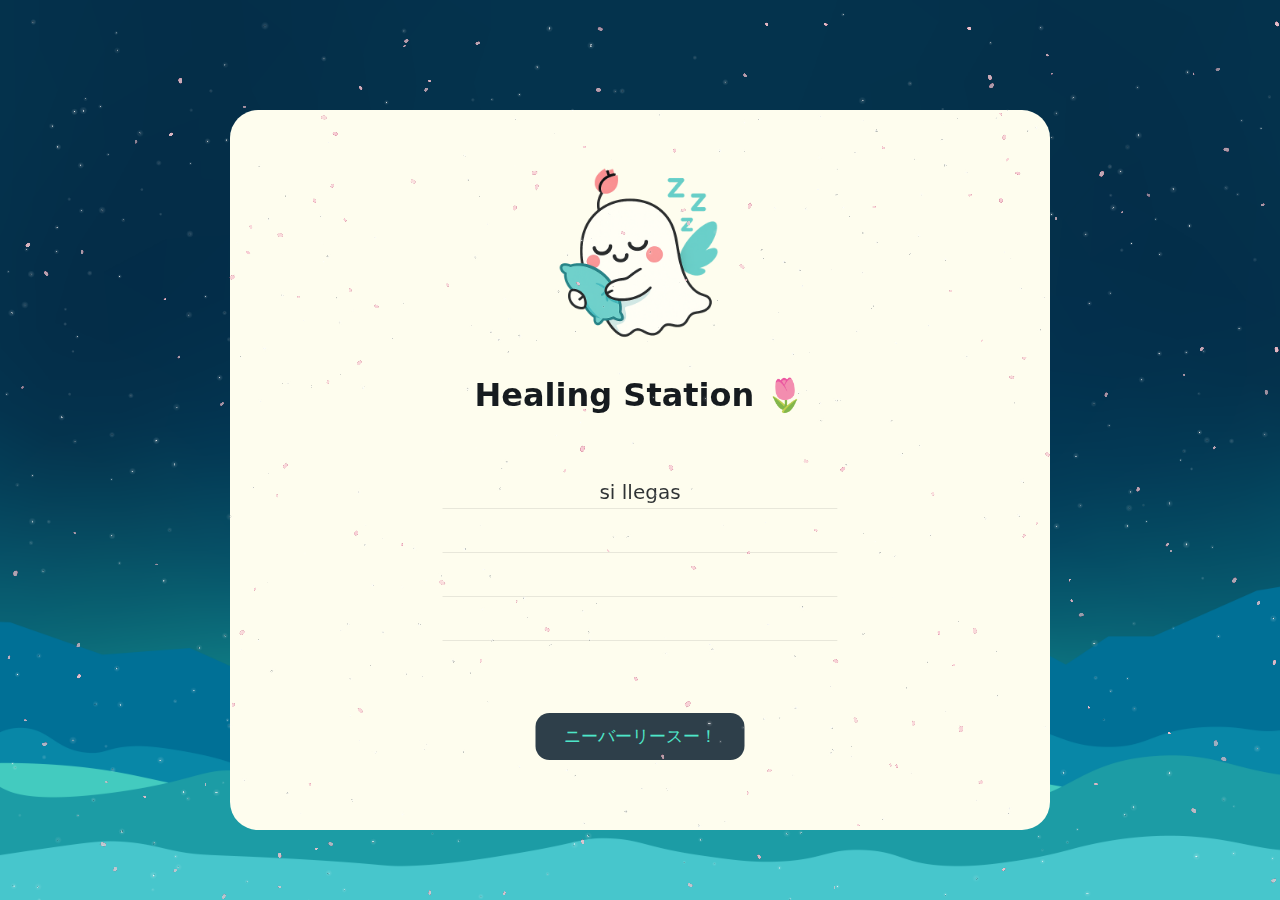
<file: healing.html>
<!doctype html>
<html lang="es">
<head>
<meta charset="utf-8">
<meta name="viewport" content="width=device-width, initial-scale=1">
<title>Healing Station~</title>

<link rel="stylesheet" href="assets/healing/healing.css">
</head>

<body>
  <canvas id="snowCanvas" aria-hidden="true"></canvas>
<div class="scene">
<div class="paperWrap">
    <div class="paper">

        <div id="introLayer">
        <img src="assets/images/healing_station.png" alt="Healing Station" class="healingSticker" id="introSticker">
        <div class="introTitle">Healing Station 🌷</div>
        <div class="introLines">  <!-- assets/data/verses/intro.json --> </div>
        <button id="enterBtn" type="button">ニーバーリースー！</button>
      </div>

      <div id="chatLayer" aria-hidden="true">
        <div class="chatHeader">Healing Station 🌷</div>
        <div class="paperLockBtn" id="paperLockBtn" title="Secretito~" role="button" aria-pressed="false" tabindex="0">
          <svg viewBox="0 0 24 24" aria-hidden="true">
  <circle cx="12" cy="12" r="3.2" fill="currentColor"/>
</svg>
        </div>
        <button class="paperMusicBtn" id="paperMusicBtn" title="Music" aria-pressed="false">
          <svg viewBox="0 0 24 24" aria-hidden="true">
            <path d="M12 3v10.55a4 4 0 1 0 2 3.45V7.5l8-2V3l-10 2Z"/>
          </svg>
        </button>
        <div class="headerRule" aria-hidden="true"></div>
        <div class="chatArea" id="chatArea" aria-label="area de chat (scroll interno)"></div>

        <div class="footerRule" aria-hidden="true"></div>
        <div class="inputBar">
          <div class="inputField">
            <div class="textColumn">
              <textarea id="msgInput" rows="1" placeholder="type slowly…"></textarea>
            </div>

            <button class="sendBtn" id="sendBtn" title="Enviar" aria-label="Enviar">
              <svg viewBox="0 0 24 24" aria-hidden="true">
                <path d="M10 17a1 1 0 0 1-.71-1.71L12.59 12 9.29 8.71A1 1 0 0 1 10.71 7.29l4 4a1 1 0 0 1 0 1.42l-4 4A1 1 0 0 1 10 17Z"/>
              </svg>
            </button>
          </div>
        </div>
      </div>

    </div>
  </div>
</div>

<script type="module" src="assets/healing/healing.js"></script>

</body>
</html>
</file>
<file: assets/healing/healing.css>
:root{
  --chatGutterL: var(--text-inset-l);
  --chatGutterR: var(--text-inset-r);

  --chatTop: 73px;
  --chatBottom: 90px;
  --headerRuleInset: 92px;
  --headerRuleOpacity: 0.18;
  --paper:#FEFDEE;
  --ink:#0A0F14;
  --cyan:#4EE6C9;
  --user:#2E3F4A;

  --line: 22px;
  --font: 15px;
  --max-lines: 3;

  --field-radius: 14px;
  --field-pad-y: 14px;      /* respiración vertical */
  --field-pad-x: 18px;      /* padding general */

  --text-inset-l: 18px;     /* columna: mismo que padding izquierda */
  --text-inset-r: 62px;     /* columna: deja espacio al botón */
  --text-air-edge: 6px;    /* “aire” visual arriba/abajo dentro de la columna */

  --send-size: 40px;
  --send-inset: 6.5px;
}

/* Base */
html,body{
  margin:0;
  width:100%;
  height:100%;
  background:#071b24;
  overflow:hidden;
  font-family:system-ui,-apple-system,BlinkMacSystemFont,"Segoe UI",sans-serif;
}

.scene{
  position:relative;
  width:100%;
  height:100%;
  background:url("../images/fondo_nivalis.png") center/cover no-repeat;
  z-index:0;
}

/* Paper */
.paperWrap{
  position: relative;
  z-index: 2;
  position:absolute;
  inset:0;
  display:flex;
  align-items:center;
  justify-content:center;
  padding:80px 24px 40px;
}

.paper{
  width:min(820px,92vw);
  height:min(720px,86vh);
  background:var(--paper);
  border-radius:28px;
  position:relative;
  overflow:hidden;
}

/* Layers */
#introLayer,#chatLayer{ position:absolute; inset:0;   z-index:1;
}

/* Intro */
#introLayer{
  display:flex;
  flex-direction:column;
  align-items:center;
  text-align:center;

  position:relative;        /* para anclar el botón */
  /* Responsive: se adapta a pantallas altas/bajas sin empujar el botón */
  padding-top:clamp(24px, 6vh, 54px);
  padding-bottom:clamp(92px, 12vh, 120px); /* reserva espacio del botón */

  opacity:1;
  transform:translateZ(0);
  transition:opacity 600ms ease-in-out, transform 600ms ease-in-out;
}

.healingSticker{ width:clamp(150px, 18vw, 200px); height:auto; margin-bottom:clamp(6px, 1.4vh, 12px); }

.introTitle{
  font-family:"Segoe Print","Comic Sans MS",system-ui;
  font-size:clamp(26px, 3.2vw, 32px);
  font-weight:700;
  color:var(--ink);
  margin-bottom:clamp(10px, 3vh, 22px);
  opacity:0.95;
}

.introLines{
  width:min(520px, 84%);
  margin:clamp(18px, 6vh, 44px) auto 0;       /* más abajo y centrado */
  margin-bottom:0;
  display:flex;
  flex-direction:column;
  gap:clamp(4px, 1vh, 8px);
}

/* Intro: renglones permanentes (slots) */
.introSlot{
  position:relative;
  height:clamp(28px, 4.2vh, 36px);              /* renglón responsive */
}
.introSlot::after{
  content:"";
  position:absolute;

  left:50%;
  width:min(76%, 420px);                /* línea más corta (tipo verso) */
  transform:translateX(-50%);

  bottom:clamp(5px, 1.2vh, 7px);
  height:1px;               /* más delgada */
  background: rgba(10, 15, 20, 0.09);
  border-radius:999px;
}
.introText{
  position:absolute;

  left:50%;
  width:min(76%, 420px);
  transform:translateX(-50%);

  bottom:clamp(8px, 1.8vh, 12px);
  font-family:"Segoe Print","Comic Sans MS",system-ui;
  font-size:clamp(18px, 2.4vw, 20px);
  color:rgba(10,15,20,0.85);
  text-align:center;

  white-space:nowrap;
  overflow:hidden;
  text-overflow:ellipsis;
}

#enterBtn{
  position:absolute;
  left:50%;
  bottom: calc(clamp(16px, 3vh, 26px) - 30px);
  transform:translateX(-50%);

  margin:0;
  background:var(--user);
  color:var(--cyan);
  border:none;
  border-radius:14px;
  padding:clamp(10px, 1.8vh, 12px) clamp(22px, 3vw, 28px);
  font-family:"Segoe Print","Comic Sans MS",system-ui;
  font-size:clamp(15px, 2.0vw, 17px);
  cursor:pointer;
  -webkit-tap-highlight-color:transparent;
}
#enterBtn:active{ transform:translateX(-50%) scale(0.99); }

/* pantallas muy bajitas: apretar un poco el intro */
@media (max-height: 720px){
  #introLayer{ padding-top:clamp(18px, 5vh, 44px); }
  .introLines{ margin-top:clamp(14px, 4vh, 28px); }
  .introSlot{ height:clamp(26px, 3.8vh, 32px); }
}

/* Chat */
#chatLayer{
  opacity:0;
  pointer-events:none;
  transition:opacity 500ms ease-in-out;
}

.chatHeader{
  position:absolute;
  top:24px;
  left:0;
  right:0;
  text-align:center;
  font-family:"Segoe Print","Comic Sans MS",system-ui;
  font-size:22px;
  font-weight:700;
  color:var(--ink);
  opacity:0.9;
}

.chatArea{
  position:absolute;
  top:var(--chatTop);
  bottom:var(--chatBottom);
  left:0;
  right:0;
  padding:0 48px;
  overflow-y:auto;
}

/* Input bar */
.inputBar{
  position:absolute;
  bottom:24px;
  left:48px;
  right:48px;
}

/* Campo oscuro (una sola barra) */
.inputField{
  position:relative;
  width:100%;
  background:var(--user);
  border-radius:var(--field-radius);
  padding:var(--field-pad-y) var(--field-pad-x);
  box-sizing:border-box;
}

/* Columna interna para el texto (no toca bordes redondeados) */
.textColumn{
  position:relative;
  margin-left: calc(var(--text-inset-l) - var(--field-pad-x));
  margin-right: calc(var(--text-inset-r) - var(--field-pad-x));
}

/* “Aire” visual arriba/abajo SOLO dentro de la columna (no ancho completo) */
.textColumn::before,
.textColumn::after{
  content:"";
  position:absolute;
  left:0;
  right:0;
  pointer-events:none;
  z-index:2;
}

.textColumn::before{
  top:0;
  height:var(--text-air-edge);
  background:linear-gradient(to bottom, var(--user) 55%, rgba(46,63,74,0));
}

.textColumn::after{
  bottom:0;
  height:var(--text-air-edge);
  background:linear-gradient(to top, var(--user) 55%, rgba(46,63,74,0));
}

/* Textarea transparente sobre el campo */
#msgInput{
  position:relative;
  z-index:1;
  width:100%;
  box-sizing:border-box;
  border:none;
  outline:none;
  resize:none;
  background:transparent;

  color:#EAF6F4;
  font-size:var(--font);
  line-height:var(--line);

  /* altura: 1 línea base, hasta 3 */
  min-height: calc((1 * var(--line)));
  max-height: calc((var(--max-lines) * var(--line)));

  padding:0;              /* padding lo maneja inputField */
  overflow-y:hidden;
}

#msgInput.scrollable{ overflow-y:auto; }

/* Scroll invisible */
#msgInput::-webkit-scrollbar{ width:0; height:0; }
#msgInput{ scrollbar-width:none; }

#msgInput::placeholder{ color:#AFCBC6; }

/* Botón embebido, fijo abajo-derecha */
.sendBtn{
  position:absolute;
  right:var(--send-inset);
  bottom:var(--send-inset);
  width:var(--send-size);
  height:var(--send-size);
  border-radius:999px;
  border:none;
  background:var(--cyan);
  display:flex;
  align-items:center;
  justify-content:center;
  cursor:pointer;
  -webkit-tap-highlight-color:transparent;
}

.sendBtn svg{
  width:22px;
  height:22px;
  fill:#06332B;
}

/* --- Burbujas de chat --- */
.bubbleRow{
  display:flex;
  margin:10px 0;
}

.bubbleRow.healing{ justify-content:flex-start; }
.bubbleRow.user{ justify-content:flex-end; }

.bubble{
  max-width: min(520px, 68%);
  padding:12px 14px;
  border-radius:16px;
  font-size:15px;
  line-height:22px;
  white-space:pre-wrap;
  word-break:break-word;
}

/* Healing: cyan claro */
.bubble.healing{
  background: rgba(78, 230, 201, 0.22);
  color: rgba(10, 15, 20, 0.92);
}

/* Usuario: cyan oscuro */
.bubble.user{
  background: rgba(46, 63, 74, 0.92);
  color: #EAF6F4;
}

.bubbleRow.healing .bubble{ margin-left: 2px; }
.bubbleRow.user .bubble{ margin-right: 2px; }

/* Línea decorativa bajo el título (papel) */
.headerRule{
  position:absolute;
  top:62px; /* debajo del header */
  left:var(--headerRuleInset);
  right:var(--headerRuleInset);
  height:1px;
  background: rgba(10, 15, 20, var(--headerRuleOpacity));
  border-radius:999px;
}

/* Línea decorativa superior al input (papel) */
.footerRule{
  position:absolute;
  left:var(--headerRuleInset);
  right:var(--headerRuleInset);
  bottom:calc(var(--chatBottom) - 2px);
  height:1px;
  background: rgba(10, 15, 20, var(--headerRuleOpacity));
  border-radius:999px;
}

/* Simetría estricta: burbujas alineadas a la columna del input */
.bubbleRow{
  padding-left: var(--chatGutterL);
  padding-right: var(--chatGutterR);
}

.bubbleRow.healing{ justify-content:flex-start; }
.bubbleRow.user{ justify-content:flex-end; }

/* Ajuste fino SOLO para el usuario (tu ajuste) */
.bubbleRow.user{
  padding-right: calc(var(--chatGutterR) - 56px);
}

/* (intro slots definido arriba) */

/* --- Indicador "escribiendo…" (3 puntitos) --- */
.typing{
  display:flex;
  align-items:center;
  gap:6px;
  padding:10px 12px;
  border-radius:16px;
  background: rgba(78, 230, 201, 0.22); /* mismo tono que burbuja Healing */
  box-sizing:border-box;
  max-width: min(220px, 46%);
}
.typing .dot{
  width:7px;
  height:7px;
  border-radius:50%;
  background: rgba(10, 15, 20, 0.55);
  animation: hsTyping 1.05s infinite ease-in-out;
}
.typing .dot:nth-child(2){ animation-delay: 0.15s; }
.typing .dot:nth-child(3){ animation-delay: 0.30s; }

@keyframes hsTyping{
  0%, 80%, 100%{ transform: translateY(0); opacity:0.35; }
  35%{ transform: translateY(-3px); opacity:0.9; }
}

.bubbleRow.healing .typing{ margin-left: 2px; }

/* --- Nieve (PC-first, ultra ligera) --- */
#snowCanvas{
  position: fixed;
  inset: 0;
  width: 100vw;
  height: 100vh;
  pointer-events: none;
  z-index: 1;
}

/* ===============================
   Controles secretos (solo icono)
   - aparecen solo en chatLayer
   =============================== */
.paperMusicBtn,
.paperLockBtn{
  position:absolute;
  top:22px;
  width:24px;
  height:24px;
  background: transparent;
  border:none;
  box-shadow:none;
  outline:none;
  padding:0;
  margin:0;
  display:flex;
  align-items:center;
  justify-content:center;
  cursor:pointer;
  -webkit-tap-highlight-color:transparent;
  transition: opacity 200ms ease, transform 120ms ease;
  z-index:30;
}

.paperMusicBtn{ right:18px; opacity:0.55; color: rgba(10,15,20,0.62); }
.paperLockBtn { left:18px;  opacity:0.32; color: rgba(150,150,150,0.85); }

.paperMusicBtn:hover{ opacity:0.78; }
.paperLockBtn:hover { opacity:0.50; }

.paperMusicBtn:active,
.paperLockBtn:active{ transform: scale(0.96); }

.paperMusicBtn svg,
.paperLockBtn svg{
  width:18px;
  height:18px;
  display:block;
}


/* Música encendida: leve énfasis */
.paperMusicBtn.isOn{ opacity:0.9; }

/* Quitar marco/borde negro del botón de entrada */
#enterBtn{
  border: none;
  outline: none;
  box-shadow: none;
}
#enterBtn:focus,
#enterBtn:focus-visible,
#enterBtn:active{
  outline: none;
  box-shadow: none;
}
</file>
